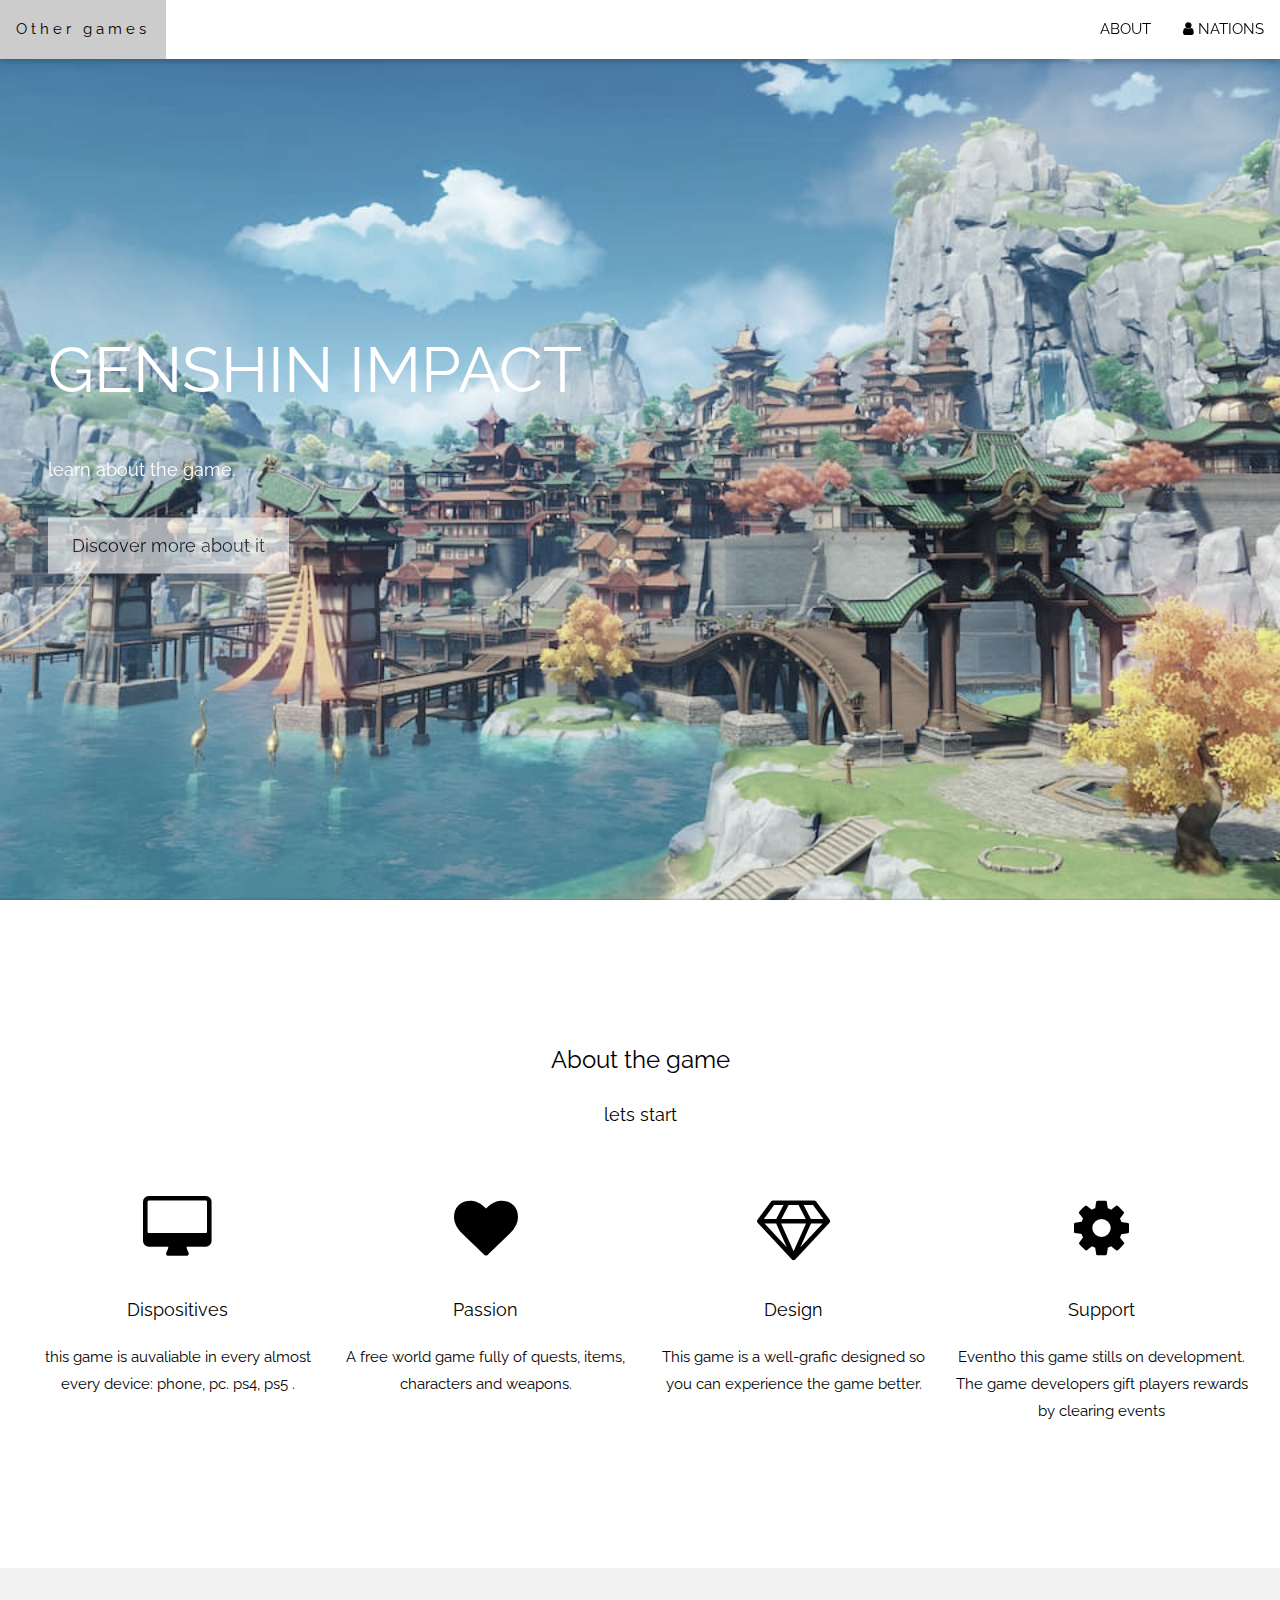
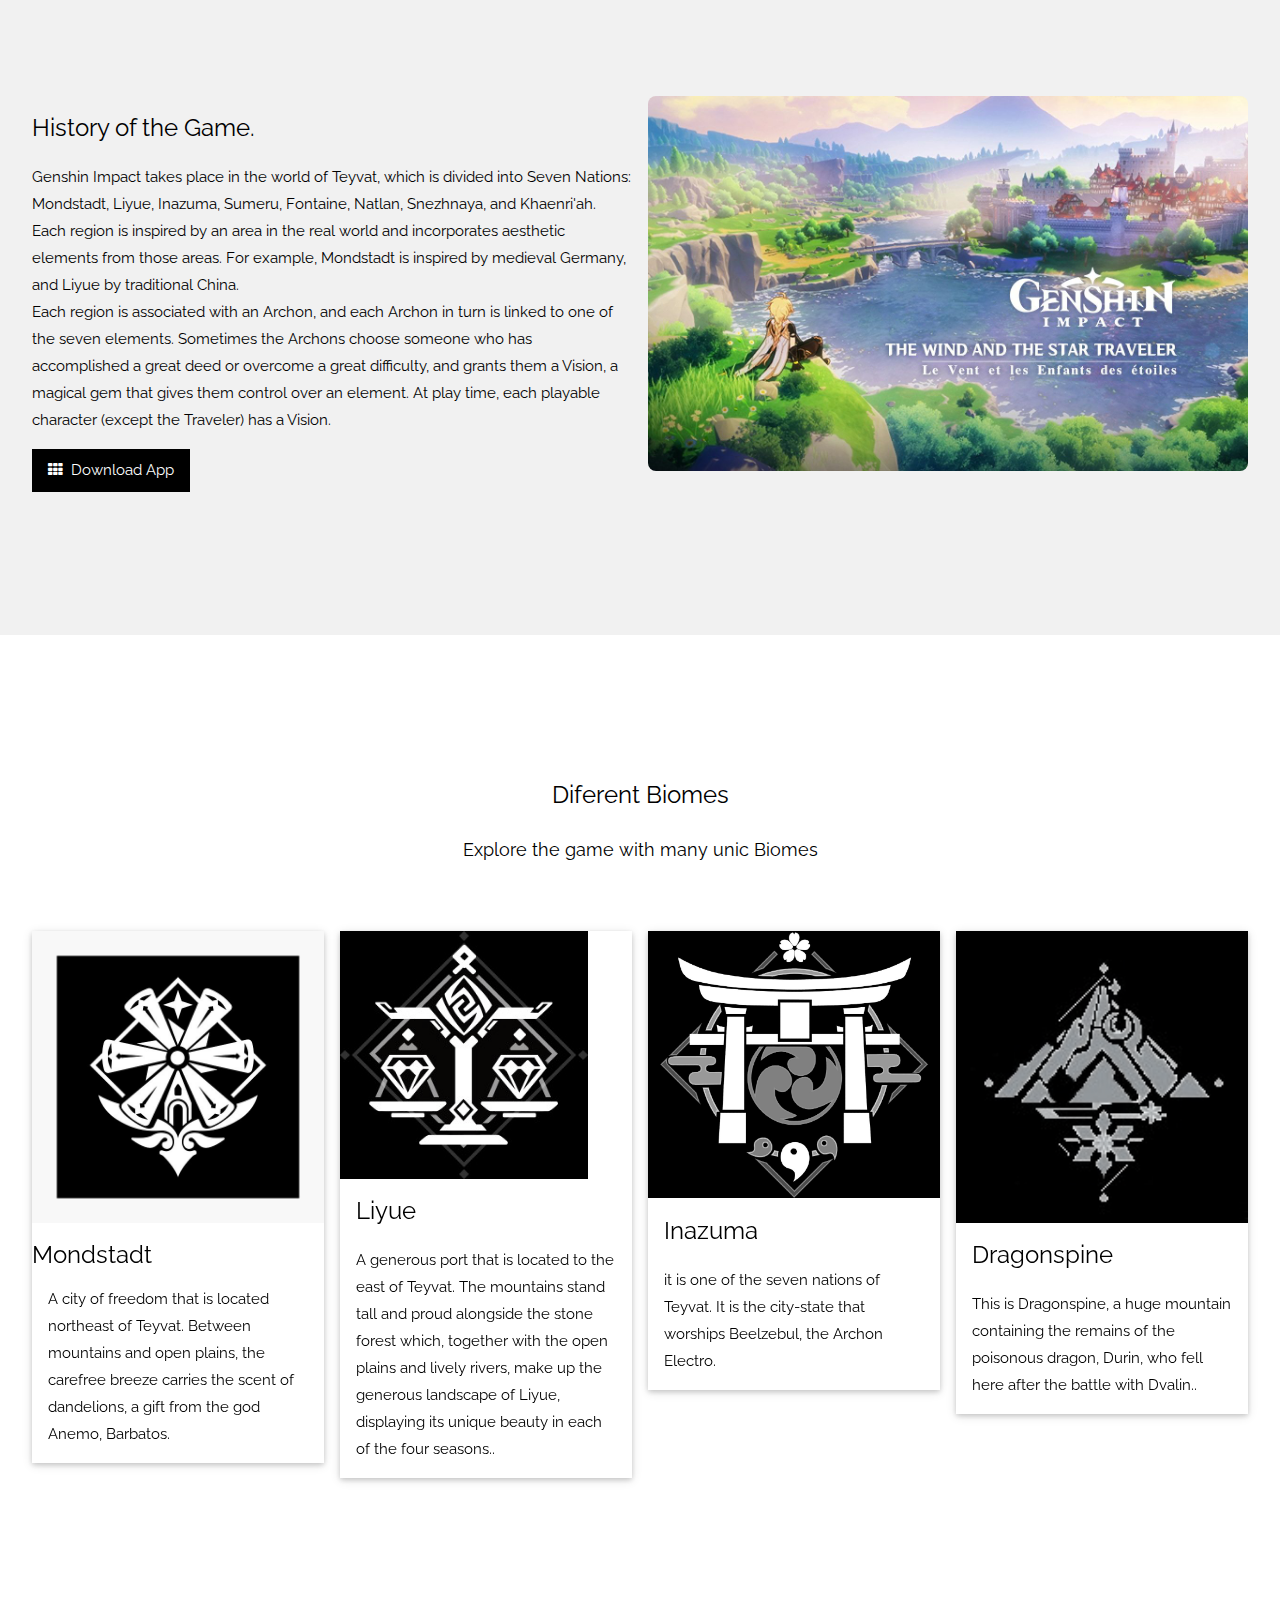
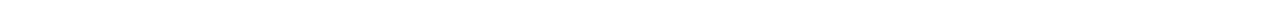
<file: secundaria05.html>
<!DOCTYPE html>
<html>
<title>About Genshin Impact</title>
<meta charset="UTF-8">
<meta name="viewport" content="width=device-width, initial-scale=1">
<link rel="stylesheet" href="hojasdeestilo/style.css">
<link rel="stylesheet" href="https://fonts.googleapis.com/css?family=Raleway">
<link rel="stylesheet" href="https://cdnjs.cloudflare.com/ajax/libs/font-awesome/4.7.0/css/font-awesome.min.css">
<style>
body,h1,h2,h3,h4,h5,h6 {font-family: "Raleway", sans-serif}

body, html {
  height: 100%;
  line-height: 1.8;
}

/* Full height image header */
.bgimg-1 {
  background-position: center;
  background-size: cover;
  background-image: url("imagenes/mac.jpg");
  min-height: 100%;
}

.w3-bar .w3-button {
  padding: 16px;
}
</style>
<body>

<!-- Navbar (sit on top) -->
<div class="w3-top">
  <div class="w3-bar w3-white w3-card" id="myNavbar">
    <a href="index.html" class="w3-bar-item w3-button w3-wide">Other games</a>
    <!-- Right-sided navbar links -->
    <div class="w3-right w3-hide-small">
      <a href="#about" class="w3-bar-item w3-button">ABOUT</a>
      <a href="#team" class="w3-bar-item w3-button"><i class="fa fa-user"></i> NATIONS	</a>
    </div>
    <!-- Hide right-floated links on small screens and replace them with a menu icon -->

    <a href="javascript:void(0)" class="w3-bar-item w3-button w3-right w3-hide-large w3-hide-medium" onclick="w3_open()">
      <i class="fa fa-bars"></i>
    </a>
  </div>
</div>

<!-- Sidebar on small screens when clicking the menu icon -->
<nav class="w3-sidebar w3-bar-block w3-black w3-card w3-animate-left w3-hide-medium w3-hide-large" style="display:none" id="mySidebar">
  <a href="javascript:void(0)" onclick="w3_close()" class="w3-bar-item w3-button w3-large w3-padding-16">Close ×</a>
  <a href="#about" onclick="w3_close()" class="w3-bar-item w3-button">ABOUT</a>
  <a href="#team" onclick="w3_close()" class="w3-bar-item w3-button">TEAM</a>
  <a href="#work" onclick="w3_close()" class="w3-bar-item w3-button">WORK</a>
  <a href="#pricing" onclick="w3_close()" class="w3-bar-item w3-button">PRICING</a>
  <a href="#contact" onclick="w3_close()" class="w3-bar-item w3-button">CONTACT</a>
</nav>

<!-- Header with full-height image -->
<header class="bgimg-1 w3-display-container w3-grayscale-min" id="home">
  <div class="w3-display-left w3-text-white" style="padding:48px">
    <span class="w3-jumbo w3-hide-small">GENSHIN IMPACT</span><br>
    <span class="w3-xxlarge w3-hide-large w3-hide-medium">Genshin impact</span><br>
    <span class="w3-large">learn about the game.</span>
    <p><a href="#about" class="w3-button w3-white w3-padding-large w3-large w3-margin-top w3-opacity w3-hover-opacity-off">Discover more about it</a></p>
  </div> 
  <div class="w3-display-bottomleft w3-text-grey w3-large" style="padding:24px 48px">
   
  </div>
</header>

<!-- About Section -->
<div class="w3-container" style="padding:128px 16px" id="about">
  <h3 class="w3-center">About the game</h3>
  <p class="w3-center w3-large">lets start</p>
  <div class="w3-row-padding w3-center" style="margin-top:64px">
    <div class="w3-quarter">
      <i class="fa fa-desktop w3-margin-bottom w3-jumbo w3-center"></i>
      <p class="w3-large">Dispositives</p>
      <p>this game is auvaliable in every almost every device: phone, pc. ps4, ps5 .</p>
    </div>
    <div class="w3-quarter">
      <i class="fa fa-heart w3-margin-bottom w3-jumbo"></i>
      <p class="w3-large">Passion</p>
      <p>A free world game fully of quests, items, characters and weapons.</p>
    </div>
    <div class="w3-quarter">
      <i class="fa fa-diamond w3-margin-bottom w3-jumbo"></i>
      <p class="w3-large">Design</p>
      <p>This game is a well-grafic designed so you can experience the game better.</p>
    </div>
    <div class="w3-quarter">
      <i class="fa fa-cog w3-margin-bottom w3-jumbo"></i>
      <p class="w3-large">Support</p>
      <p>Eventho this game stills on development. The game developers gift players rewards by clearing events</p>
    </div>
  </div>
</div>

<!-- Promo Section - "We know design" -->
<div class="w3-container w3-light-grey" style="padding:128px 16px">
  <div class="w3-row-padding">
    <div class="w3-col m6">
      <h3>History of the Game.</h3>
      <p> Genshin Impact takes place in the world of Teyvat, which is divided into Seven Nations: Mondstadt, Liyue, Inazuma, Sumeru, Fontaine, Natlan, Snezhnaya, and Khaenri'ah. Each region is inspired by an area in the real world and incorporates aesthetic elements from those areas. For example, Mondstadt is inspired by medieval Germany, and Liyue by traditional China.<br>
Each region is associated with an Archon, and each Archon in turn is linked to one of the seven elements. Sometimes the Archons choose someone who has accomplished a great deed or overcome a great difficulty, and grants them a Vision, a magical gem that gives them control over an element. At play time, each playable character (except the Traveler) has a Vision.

      <p><a href="https://genshin.hoyoverse.com/es/download" class="w3-button w3-black"><i class="fa fa-th"> </i> Download App</a></p>
    </div>
    <div class="w3-col m6">
      <img class="w3-image w3-round-large" src="imagenes/phone_buildings.jpg" alt="Buildings" width="700" height="394">
    </div>
  </div>
</div>

<!-- Team Section -->
<div class="w3-container" style="padding:128px 16px" id="team">
  <h3 class="w3-center">Diferent Biomes</h3>
  <p class="w3-center w3-large">Explore the game with many unic Biomes</p>
  <div class="w3-row-padding w3-grayscale" style="margin-top:64px">
    <div class="w3-col l3 m6 w3-margin-bottom">
      <div class="w3-card">
        <img src="imagenes/team2.jpg" alt="John" style="width:100%">
          <h3>Mondstadt</h3>
        <div class="w3-container"
          <p>A city of freedom that is located northeast of Teyvat. Between mountains and open plains, the carefree breeze carries the scent of dandelions, a gift from the god Anemo, Barbatos.</p>
        </div>
      </div>
    </div>
    <div class="w3-col l3 m6 w3-margin-bottom">
      <div class="w3-card">
        <img src="imagenes/team1.jpg" alt="Jane" style="width:85%">
        <div class="w3-container">
          <h3>Liyue</h3>
          <p>A generous port that is located to the east of Teyvat. The mountains stand tall and proud alongside the stone forest which, together with the open plains and lively rivers, make up the generous landscape of Liyue, displaying its unique beauty in each of the four seasons..</p>
        </div>
      </div>
    </div>
    <div class="w3-col l3 m6 w3-margin-bottom">
      <div class="w3-card">
        <img src="imagenes/team3.jpg" alt="Mike" style="width:100%">
        <div class="w3-container">
          <h3>Inazuma</h3>
          <p>it is one of the seven nations of Teyvat. It is the city-state that worships Beelzebul, the Archon Electro.</p>
        </div>
      </div>
    </div>
    <div class="w3-col l3 m6 w3-margin-bottom">
      <div class="w3-card">
        <img src="imagenes/team4.jpg" alt="Dan" style="width:100%">
        <div class="w3-container">
          <h3>Dragonspine</h3>
          <p>This is Dragonspine, a huge mountain containing the remains of the poisonous dragon, Durin, who fell here after the battle with Dvalin..</p>
        </div>
      </div>
    </div>
  </div>
</div>
</file>
<file: hojasdeestilo/style.css>
/* W3.CSS 4.15 December 2020 by Jan Egil and Borge Refsnes */
html{box-sizing:border-box}*,*:before,*:after{box-sizing:inherit}
/* Extract from normalize.css by Nicolas Gallagher and Jonathan Neal git.io/normalize */
html{-ms-text-size-adjust:100%;-webkit-text-size-adjust:100%}body{margin:0}
article,aside,details,figcaption,figure,footer,header,main,menu,nav,section{display:block}summary{display:list-item}
audio,canvas,progress,video{display:inline-block}progress{vertical-align:baseline}
audio:not([controls]){display:none;height:0}[hidden],template{display:none}
a{background-color:transparent}a:active,a:hover{outline-width:0}
abbr[title]{border-bottom:none;text-decoration:underline;text-decoration:underline dotted}
b,strong{font-weight:bolder}dfn{font-style:italic}mark{background:#ff0;color:#000}
small{font-size:80%}sub,sup{font-size:75%;line-height:0;position:relative;vertical-align:baseline}
sub{bottom:-0.25em}sup{top:-0.5em}figure{margin:1em 40px}img{border-style:none}
code,kbd,pre,samp{font-family:monospace,monospace;font-size:1em}hr{box-sizing:content-box;height:0;overflow:visible}
button,input,select,textarea,optgroup{font:inherit;margin:0}optgroup{font-weight:bold}
button,input{overflow:visible}button,select{text-transform:none}
button,[type=button],[type=reset],[type=submit]{-webkit-appearance:button}
button::-moz-focus-inner,[type=button]::-moz-focus-inner,[type=reset]::-moz-focus-inner,[type=submit]::-moz-focus-inner{border-style:none;padding:0}
button:-moz-focusring,[type=button]:-moz-focusring,[type=reset]:-moz-focusring,[type=submit]:-moz-focusring{outline:1px dotted ButtonText}
fieldset{border:1px solid #c0c0c0;margin:0 2px;padding:.35em .625em .75em}
legend{color:inherit;display:table;max-width:100%;padding:0;white-space:normal}textarea{overflow:auto}
[type=checkbox],[type=radio]{padding:0}
[type=number]::-webkit-inner-spin-button,[type=number]::-webkit-outer-spin-button{height:auto}
[type=search]{-webkit-appearance:textfield;outline-offset:-2px}
[type=search]::-webkit-search-decoration{-webkit-appearance:none}
::-webkit-file-upload-button{-webkit-appearance:button;font:inherit}
/* End extract */
html,body{font-family:Verdana,sans-serif;font-size:15px;line-height:1.5}html{overflow-x:hidden}
h1{font-size:36px}h2{font-size:30px}h3{font-size:24px}h4{font-size:20px}h5{font-size:18px}h6{font-size:16px}
.w3-serif{font-family:serif}.w3-sans-serif{font-family:sans-serif}.w3-cursive{font-family:cursive}.w3-monospace{font-family:monospace}
h1,h2,h3,h4,h5,h6{font-family:"Segoe UI",Arial,sans-serif;font-weight:400;margin:10px 0}.w3-wide{letter-spacing:4px}
hr{border:0;border-top:1px solid #eee;margin:20px 0}
.w3-image{max-width:100%;height:auto}img{vertical-align:middle}a{color:inherit}
.w3-table,.w3-table-all{border-collapse:collapse;border-spacing:0;width:100%;display:table}.w3-table-all{border:1px solid #ccc}
.w3-bordered tr,.w3-table-all tr{border-bottom:1px solid #ddd}.w3-striped tbody tr:nth-child(even){background-color:#f1f1f1}
.w3-table-all tr:nth-child(odd){background-color:#fff}.w3-table-all tr:nth-child(even){background-color:#f1f1f1}
.w3-hoverable tbody tr:hover,.w3-ul.w3-hoverable li:hover{background-color:#ccc}.w3-centered tr th,.w3-centered tr td{text-align:center}
.w3-table td,.w3-table th,.w3-table-all td,.w3-table-all th{padding:8px 8px;display:table-cell;text-align:left;vertical-align:top}
.w3-table th:first-child,.w3-table td:first-child,.w3-table-all th:first-child,.w3-table-all td:first-child{padding-left:16px}
.w3-btn,.w3-button{border:none;display:inline-block;padding:8px 16px;vertical-align:middle;overflow:hidden;text-decoration:none;color:inherit;background-color:inherit;text-align:center;cursor:pointer;white-space:nowrap}
.w3-btn:hover{box-shadow:0 8px 16px 0 rgba(0,0,0,0.2),0 6px 20px 0 rgba(0,0,0,0.19)}
.w3-btn,.w3-button{-webkit-touch-callout:none;-webkit-user-select:none;-khtml-user-select:none;-moz-user-select:none;-ms-user-select:none;user-select:none}   
.w3-disabled,.w3-btn:disabled,.w3-button:disabled{cursor:not-allowed;opacity:0.3}.w3-disabled *,:disabled *{pointer-events:none}
.w3-btn.w3-disabled:hover,.w3-btn:disabled:hover{box-shadow:none}
.w3-badge,.w3-tag{background-color:#000;color:#fff;display:inline-block;padding-left:8px;padding-right:8px;text-align:center}.w3-badge{border-radius:50%}
.w3-ul{list-style-type:none;padding:0;margin:0}.w3-ul li{padding:8px 16px;border-bottom:1px solid #ddd}.w3-ul li:last-child{border-bottom:none}
.w3-tooltip,.w3-display-container{position:relative}.w3-tooltip .w3-text{display:none}.w3-tooltip:hover .w3-text{display:inline-block}
.w3-ripple:active{opacity:0.5}.w3-ripple{transition:opacity 0s}
.w3-input{padding:8px;display:block;border:none;border-bottom:1px solid #ccc;width:100%}
.w3-select{padding:9px 0;width:100%;border:none;border-bottom:1px solid #ccc}
.w3-dropdown-click,.w3-dropdown-hover{position:relative;display:inline-block;cursor:pointer}
.w3-dropdown-hover:hover .w3-dropdown-content{display:block}
.w3-dropdown-hover:first-child,.w3-dropdown-click:hover{background-color:#ccc;color:#000}
.w3-dropdown-hover:hover > .w3-button:first-child,.w3-dropdown-click:hover > .w3-button:first-child{background-color:#ccc;color:#000}
.w3-dropdown-content{cursor:auto;color:#000;background-color:#fff;display:none;position:absolute;min-width:160px;margin:0;padding:0;z-index:1}
.w3-check,.w3-radio{width:24px;height:24px;position:relative;top:6px}
.w3-sidebar{height:100%;width:200px;background-color:#fff;position:fixed!important;z-index:1;overflow:auto}
.w3-bar-block .w3-dropdown-hover,.w3-bar-block .w3-dropdown-click{width:100%}
.w3-bar-block .w3-dropdown-hover .w3-dropdown-content,.w3-bar-block .w3-dropdown-click .w3-dropdown-content{min-width:100%}
.w3-bar-block .w3-dropdown-hover .w3-button,.w3-bar-block .w3-dropdown-click .w3-button{width:100%;text-align:left;padding:8px 16px}
.w3-main,#main{transition:margin-left .4s}
.w3-modal{z-index:3;display:none;padding-top:100px;position:fixed;left:0;top:0;width:100%;height:100%;overflow:auto;background-color:rgb(0,0,0);background-color:rgba(0,0,0,0.4)}
.w3-modal-content{margin:auto;background-color:#fff;position:relative;padding:0;outline:0;width:600px}
.w3-bar{width:100%;overflow:hidden}.w3-center .w3-bar{display:inline-block;width:auto}
.w3-bar .w3-bar-item{padding:8px 16px;float:left;width:auto;border:none;display:block;outline:0}
.w3-bar .w3-dropdown-hover,.w3-bar .w3-dropdown-click{position:static;float:left}
.w3-bar .w3-button{white-space:normal}
.w3-bar-block .w3-bar-item{width:100%;display:block;padding:8px 16px;text-align:left;border:none;white-space:normal;float:none;outline:0}
.w3-bar-block.w3-center .w3-bar-item{text-align:center}.w3-block{display:block;width:100%}
.w3-responsive{display:block;overflow-x:auto}
.w3-container:after,.w3-container:before,.w3-panel:after,.w3-panel:before,.w3-row:after,.w3-row:before,.w3-row-padding:after,.w3-row-padding:before,
.w3-cell-row:before,.w3-cell-row:after,.w3-clear:after,.w3-clear:before,.w3-bar:before,.w3-bar:after{content:"";display:table;clear:both}
.w3-col,.w3-half,.w3-third,.w3-twothird,.w3-threequarter,.w3-quarter{float:left;width:100%}
.w3-col.s1{width:8.33333%}.w3-col.s2{width:16.66666%}.w3-col.s3{width:24.99999%}.w3-col.s4{width:33.33333%}
.w3-col.s5{width:41.66666%}.w3-col.s6{width:49.99999%}.w3-col.s7{width:58.33333%}.w3-col.s8{width:66.66666%}
.w3-col.s9{width:74.99999%}.w3-col.s10{width:83.33333%}.w3-col.s11{width:91.66666%}.w3-col.s12{width:99.99999%}
@media (min-width:601px){.w3-col.m1{width:8.33333%}.w3-col.m2{width:16.66666%}.w3-col.m3,.w3-quarter{width:24.99999%}.w3-col.m4,.w3-third{width:33.33333%}
.w3-col.m5{width:41.66666%}.w3-col.m6,.w3-half{width:49.99999%}.w3-col.m7{width:58.33333%}.w3-col.m8,.w3-twothird{width:66.66666%}
.w3-col.m9,.w3-threequarter{width:74.99999%}.w3-col.m10{width:83.33333%}.w3-col.m11{width:91.66666%}.w3-col.m12{width:99.99999%}}
@media (min-width:993px){.w3-col.l1{width:8.33333%}.w3-col.l2{width:16.66666%}.w3-col.l3{width:24.99999%}.w3-col.l4{width:33.33333%}
.w3-col.l5{width:41.66666%}.w3-col.l6{width:49.99999%}.w3-col.l7{width:58.33333%}.w3-col.l8{width:66.66666%}
.w3-col.l9{width:74.99999%}.w3-col.l10{width:83.33333%}.w3-col.l11{width:91.66666%}.w3-col.l12{width:99.99999%}}
.w3-rest{overflow:hidden}.w3-stretch{margin-left:-16px;margin-right:-16px}
.w3-content,.w3-auto{margin-left:auto;margin-right:auto}.w3-content{max-width:980px}.w3-auto{max-width:1140px}
.w3-cell-row{display:table;width:100%}.w3-cell{display:table-cell}
.w3-cell-top{vertical-align:top}.w3-cell-middle{vertical-align:middle}.w3-cell-bottom{vertical-align:bottom}
.w3-hide{display:none!important}.w3-show-block,.w3-show{display:block!important}.w3-show-inline-block{display:inline-block!important}
@media (max-width:1205px){.w3-auto{max-width:95%}}
@media (max-width:600px){.w3-modal-content{margin:0 10px;width:auto!important}.w3-modal{padding-top:30px}
.w3-dropdown-hover.w3-mobile .w3-dropdown-content,.w3-dropdown-click.w3-mobile .w3-dropdown-content{position:relative}	
.w3-hide-small{display:none!important}.w3-mobile{display:block;width:100%!important}.w3-bar-item.w3-mobile,.w3-dropdown-hover.w3-mobile,.w3-dropdown-click.w3-mobile{text-align:center}
.w3-dropdown-hover.w3-mobile,.w3-dropdown-hover.w3-mobile .w3-btn,.w3-dropdown-hover.w3-mobile .w3-button,.w3-dropdown-click.w3-mobile,.w3-dropdown-click.w3-mobile .w3-btn,.w3-dropdown-click.w3-mobile .w3-button{width:100%}}
@media (max-width:768px){.w3-modal-content{width:500px}.w3-modal{padding-top:50px}}
@media (min-width:993px){.w3-modal-content{width:900px}.w3-hide-large{display:none!important}.w3-sidebar.w3-collapse{display:block!important}}
@media (max-width:992px) and (min-width:601px){.w3-hide-medium{display:none!important}}
@media (max-width:992px){.w3-sidebar.w3-collapse{display:none}.w3-main{margin-left:0!important;margin-right:0!important}.w3-auto{max-width:100%}}
.w3-top,.w3-bottom{position:fixed;width:100%;z-index:1}.w3-top{top:0}.w3-bottom{bottom:0}
.w3-overlay{position:fixed;display:none;width:100%;height:100%;top:0;left:0;right:0;bottom:0;background-color:rgba(0,0,0,0.5);z-index:2}
.w3-display-topleft{position:absolute;left:0;top:0}.w3-display-topright{position:absolute;right:0;top:0}
.w3-display-middledisplay-bottomleft{position:absolute;left:0;bottom:0}.w3-display-bottomright{position:absolute;right:0;bottom:0}
.w3-display-bottomleft{position:absolute;top:50%;left:50%;transform:translate(-50%,-50%);-ms-transform:translate(-50%,-50%)}
.w3-display-left{position:absolute;top:50%;left:0%;transform:translate(0%,-50%);-ms-transform:translate(-0%,-50%)}
.w3-display-right{position:absolute;top:50%;right:0%;transform:translate(0%,-50%);-ms-transform:translate(0%,-50%)}
.w3-display-topmiddle{position:absolute;left:50%;top:0;transform:translate(-50%,0%);-ms-transform:translate(-50%,0%)}
.w3-display-bottommiddle{position:absolute;left:50%;bottom:0;transform:translate(-50%,0%);-ms-transform:translate(-50%,0%)}
.w3-display-container:hover .w3-display-hover{display:block}.w3-display-container:hover span.w3-display-hover{display:inline-block}.w3-display-hover{display:none}
.w3-display-position{position:absolute}
.w3-circle{border-radius:50%}
.w3-round-small{border-radius:2px}.w3-round,.w3-round-medium{border-radius:4px}.w3-round-large{border-radius:8px}.w3-round-xlarge{border-radius:16px}.w3-round-xxlarge{border-radius:32px}
.w3-row-padding,.w3-row-padding>.w3-half,.w3-row-padding>.w3-third,.w3-row-padding>.w3-twothird,.w3-row-padding>.w3-threequarter,.w3-row-padding>.w3-quarter,.w3-row-padding>.w3-col{padding:0 8px}
.w3-container,.w3-panel{padding:0.01em 16px}.w3-panel{margin-top:16px;margin-bottom:16px}
.w3-code,.w3-codespan{font-family:Consolas,"courier new";font-size:16px}
.w3-code{width:auto;background-color:#fff;padding:8px 12px;border-left:4px solid #4CAF50;word-wrap:break-word}
.w3-codespan{color:crimson;background-color:#f1f1f1;padding-left:4px;padding-right:4px;font-size:110%}
.w3-card,.w3-card-2{box-shadow:0 2px 5px 0 rgba(0,0,0,0.16),0 2px 10px 0 rgba(0,0,0,0.12)}
.w3-card-4,.w3-hover-shadow:hover{box-shadow:0 4px 10px 0 rgba(0,0,0,0.2),0 4px 20px 0 rgba(0,0,0,0.19)}
.w3-spin{animation:w3-spin 2s infinite linear}@keyframes w3-spin{0%{transform:rotate(0deg)}100%{transform:rotate(359deg)}}
.w3-animate-fading{animation:fading 10s infinite}@keyframes fading{0%{opacity:0}50%{opacity:1}100%{opacity:0}}
.w3-animate-opacity{animation:opac 0.8s}@keyframes opac{from{opacity:0} to{opacity:1}}
.w3-animate-top{position:relative;animation:animatetop 0.4s}@keyframes animatetop{from{top:-300px;opacity:0} to{top:0;opacity:1}}
.w3-animate-left{position:relative;animation:animateleft 0.4s}@keyframes animateleft{from{left:-300px;opacity:0} to{left:0;opacity:1}}
.w3-animate-right{position:relative;animation:animateright 0.4s}@keyframes animateright{from{right:-300px;opacity:0} to{right:0;opacity:1}}
.w3-animate-bottom{position:relative;animation:animatebottom 0.4s}@keyframes animatebottom{from{bottom:-300px;opacity:0} to{bottom:0;opacity:1}}
.w3-animate-zoom {animation:animatezoom 0.6s}@keyframes animatezoom{from{transform:scale(0)} to{transform:scale(1)}}
.w3-animate-input{transition:width 0.4s ease-in-out}.w3-animate-input:focus{width:100%!important}
.w3-opacity,.w3-hover-opacity:hover{opacity:0.60}.w3-opacity-off,.w3-hover-opacity-off:hover{opacity:1}
.w3-opacity-max{opacity:0.25}.w3-opacity-min{opacity:0.75}
.w3-greyscale-max,.w3-grayscale-max,.w3-hover-greyscale:hover,.w3-hover-grayscale:hover{filter:grayscale(100%)}
.w3-greyscale,.w3-grayscale{filter:grayscale(75%)}.w3-greyscale-min,.w3-grayscale-min{filter:grayscale(50%)}
.w3-sepia{filter:sepia(75%)}.w3-sepia-max,.w3-hover-sepia:hover{filter:sepia(100%)}.w3-sepia-min{filter:sepia(50%)}
.w3-tiny{font-size:10px!important}.w3-small{font-size:12px!important}.w3-medium{font-size:15px!important}.w3-large{font-size:18px!important}
.w3-xlarge{font-size:24px!important}.w3-xxlarge{font-size:36px!important}.w3-xxxlarge{font-size:48px!important}.w3-jumbo{font-size:64px!important}
.w3-left-align{text-align:left!important}.w3-right-align{text-align:right!important}.w3-justify{text-align:justify!important}.w3-center{text-align:center!important}
.w3-border-0{border:0!important}.w3-border{border:1px solid #ccc!important}
.w3-border-top{border-top:1px solid #ccc!important}.w3-border-bottom{border-bottom:1px solid #ccc!important}
.w3-border-left{border-left:1px solid #ccc!important}.w3-border-right{border-right:1px solid #ccc!important}
.w3-topbar{border-top:6px solid #ccc!important}.w3-bottombar{border-bottom:6px solid #ccc!important}
.w3-leftbar{border-left:6px solid #ccc!important}.w3-rightbar{border-right:6px solid #ccc!important}
.w3-section,.w3-code{margin-top:16px!important;margin-bottom:16px!important}
.w3-margin{margin:16px!important}.w3-margin-top{margin-top:16px!important}.w3-margin-bottom{margin-bottom:16px!important}
.w3-margin-left{margin-left:16px!important}.w3-margin-right{margin-right:16px!important}
.w3-padding-small{padding:4px 8px!important}.w3-padding{padding:8px 16px!important}.w3-padding-large{padding:12px 24px!important}
.w3-padding-16{padding-top:16px!important;padding-bottom:16px!important}.w3-padding-24{padding-top:24px!important;padding-bottom:24px!important}
.w3-padding-32{padding-top:32px!important;padding-bottom:32px!important}.w3-padding-48{padding-top:48px!important;padding-bottom:48px!important}
.w3-padding-64{padding-top:64px!important;padding-bottom:64px!important}
.w3-padding-top-64{padding-top:64px!important}.w3-padding-top-48{padding-top:48px!important}
.w3-padding-top-32{padding-top:32px!important}.w3-padding-top-24{padding-top:24px!important}
.w3-left{float:left!important}.w3-right{float:right!important}
.w3-button:hover{color:#000!important;background-color:#ccc!important}
.w3-transparent,.w3-hover-none:hover{background-color:transparent!important}
.w3-hover-none:hover{box-shadow:none!important}
/* Colors */
.w3-amber,.w3-hover-amber:hover{color:#000!important;background-color:#ffc107!important}
.w3-aqua,.w3-hover-aqua:hover{color:#000!important;background-color:#00ffff!important}
.w3-blue,.w3-hover-blue:hover{color:#fff!important;background-color:#2196F3!important}
.w3-light-blue,.w3-hover-light-blue:hover{color:#000!important;background-color:#87CEEB!important}
.w3-brown,.w3-hover-brown:hover{color:#fff!important;background-color:#795548!important}
.w3-cyan,.w3-hover-cyan:hover{color:#000!important;background-color:#00bcd4!important}
.w3-blue-grey,.w3-hover-blue-grey:hover,.w3-blue-gray,.w3-hover-blue-gray:hover{color:#fff!important;background-color:#607d8b!important}
.w3-green,.w3-hover-green:hover{color:#fff!important;background-color:#4CAF50!important}
.w3-light-green,.w3-hover-light-green:hover{color:#000!important;background-color:#8bc34a!important}
.w3-indigo,.w3-hover-indigo:hover{color:#fff!important;background-color:#3f51b5!important}
.w3-khaki,.w3-hover-khaki:hover{color:#000!important;background-color:#f0e68c!important}
.w3-lime,.w3-hover-lime:hover{color:#000!important;background-color:#cddc39!important}
.w3-orange,.w3-hover-orange:hover{color:#000!important;background-color:#ff9800!important}
.w3-deep-orange,.w3-hover-deep-orange:hover{color:#fff!important;background-color:#ff5722!important}
.w3-pink,.w3-hover-pink:hover{color:#fff!important;background-color:#e91e63!important}
.w3-purple,.w3-hover-purple:hover{color:#fff!important;background-color:#9c27b0!important}
.w3-deep-purple,.w3-hover-deep-purple:hover{color:#fff!important;background-color:#673ab7!important}
.w3-red,.w3-hover-red:hover{color:#fff!important;background-color:#f44336!important}
.w3-sand,.w3-hover-sand:hover{color:#000!important;background-color:#fdf5e6!important}
.w3-teal,.w3-hover-teal:hover{color:#fff!important;background-color:#009688!important}
.w3-yellow,.w3-hover-yellow:hover{color:#000!important;background-color:#ffeb3b!important}
.w3-white,.w3-hover-white:hover{color:#000!important;background-color:#fff!important}
.w3-black,.w3-hover-black:hover{color:#fff!important;background-color:#000!important}
.w3-grey,.w3-hover-grey:hover,.w3-gray,.w3-hover-gray:hover{color:#000!important;background-color:#9e9e9e!important}
.w3-light-grey,.w3-hover-light-grey:hover,.w3-light-gray,.w3-hover-light-gray:hover{color:#000!important;background-color:#f1f1f1!important}
.w3-dark-grey,.w3-hover-dark-grey:hover,.w3-dark-gray,.w3-hover-dark-gray:hover{color:#fff!important;background-color:#616161!important}
.w3-pale-red,.w3-hover-pale-red:hover{color:#000!important;background-color:#ffdddd!important}
.w3-pale-green,.w3-hover-pale-green:hover{color:#000!important;background-color:#ddffdd!important}
.w3-pale-yellow,.w3-hover-pale-yellow:hover{color:#000!important;background-color:#ffffcc!important}
.w3-pale-blue,.w3-hover-pale-blue:hover{color:#000!important;background-color:#ddffff!important}
.w3-text-amber,.w3-hover-text-amber:hover{color:#ffc107!important}
.w3-text-aqua,.w3-hover-text-aqua:hover{color:#00ffff!important}
.w3-text-blue,.w3-hover-text-blue:hover{color:#2196F3!important}
.w3-text-light-blue,.w3-hover-text-light-blue:hover{color:#87CEEB!important}
.w3-text-brown,.w3-hover-text-brown:hover{color:#795548!important}
.w3-text-cyan,.w3-hover-text-cyan:hover{color:#00bcd4!important}
.w3-text-blue-grey,.w3-hover-text-blue-grey:hover,.w3-text-blue-gray,.w3-hover-text-blue-gray:hover{color:#607d8b!important}
.w3-text-green,.w3-hover-text-green:hover{color:#4CAF50!important}
.w3-text-light-green,.w3-hover-text-light-green:hover{color:#8bc34a!important}
.w3-text-indigo,.w3-hover-text-indigo:hover{color:#3f51b5!important}
.w3-text-khaki,.w3-hover-text-khaki:hover{color:#b4aa50!important}
.w3-text-lime,.w3-hover-text-lime:hover{color:#cddc39!important}
.w3-text-orange,.w3-hover-text-orange:hover{color:#ff9800!important}
.w3-text-deep-orange,.w3-hover-text-deep-orange:hover{color:#ff5722!important}
.w3-text-pink,.w3-hover-text-pink:hover{color:#e91e63!important}
.w3-text-purple,.w3-hover-text-purple:hover{color:#9c27b0!important}
.w3-text-deep-purple,.w3-hover-text-deep-purple:hover{color:#673ab7!important}
.w3-text-red,.w3-hover-text-red:hover{color:#f44336!important}
.w3-text-sand,.w3-hover-text-sand:hover{color:#fdf5e6!important}
.w3-text-teal,.w3-hover-text-teal:hover{color:#009688!important}
.w3-text-yellow,.w3-hover-text-yellow:hover{color:#d2be0e!important}
.w3-text-white,.w3-hover-text-white:hover{color:#fff!important}
.w3-text-black,.w3-hover-text-black:hover{color:#000!important}
.w3-text-grey,.w3-hover-text-grey:hover,.w3-text-gray,.w3-hover-text-gray:hover{color:#757575!important}
.w3-text-light-grey,.w3-hover-text-light-grey:hover,.w3-text-light-gray,.w3-hover-text-light-gray:hover{color:#f1f1f1!important}
.w3-text-dark-grey,.w3-hover-text-dark-grey:hover,.w3-text-dark-gray,.w3-hover-text-dark-gray:hover{color:#3a3a3a!important}
.w3-border-amber,.w3-hover-border-amber:hover{border-color:#ffc107!important}
.w3-border-aqua,.w3-hover-border-aqua:hover{border-color:#00ffff!important}
.w3-border-blue,.w3-hover-border-blue:hover{border-color:#2196F3!important}
.w3-border-light-blue,.w3-hover-border-light-blue:hover{border-color:#87CEEB!important}
.w3-border-brown,.w3-hover-border-brown:hover{border-color:#795548!important}
.w3-border-cyan,.w3-hover-border-cyan:hover{border-color:#00bcd4!important}
.w3-border-blue-grey,.w3-hover-border-blue-grey:hover,.w3-border-blue-gray,.w3-hover-border-blue-gray:hover{border-color:#607d8b!important}
.w3-border-green,.w3-hover-border-green:hover{border-color:#4CAF50!important}
.w3-border-light-green,.w3-hover-border-light-green:hover{border-color:#8bc34a!important}
.w3-border-indigo,.w3-hover-border-indigo:hover{border-color:#3f51b5!important}
.w3-border-khaki,.w3-hover-border-khaki:hover{border-color:#f0e68c!important}
.w3-border-lime,.w3-hover-border-lime:hover{border-color:#cddc39!important}
.w3-border-orange,.w3-hover-border-orange:hover{border-color:#ff9800!important}
.w3-border-deep-orange,.w3-hover-border-deep-orange:hover{border-color:#ff5722!important}
.w3-border-pink,.w3-hover-border-pink:hover{border-color:#e91e63!important}
.w3-border-purple,.w3-hover-border-purple:hover{border-color:#9c27b0!important}
.w3-border-deep-purple,.w3-hover-border-deep-purple:hover{border-color:#673ab7!important}
.w3-border-red,.w3-hover-border-red:hover{border-color:#f44336!important}
.w3-border-sand,.w3-hover-border-sand:hover{border-color:#fdf5e6!important}
.w3-border-teal,.w3-hover-border-teal:hover{border-color:#009688!important}
.w3-border-yellow,.w3-hover-border-yellow:hover{border-color:#ffeb3b!important}
.w3-border-white,.w3-hover-border-white:hover{border-color:#fff!important}
.w3-border-black,.w3-hover-border-black:hover{border-color:#000!important}
.w3-border-grey,.w3-hover-border-grey:hover,.w3-border-gray,.w3-hover-border-gray:hover{border-color:#9e9e9e!important}
.w3-border-light-grey,.w3-hover-border-light-grey:hover,.w3-border-light-gray,.w3-hover-border-light-gray:hover{border-color:#f1f1f1!important}
.w3-border-dark-grey,.w3-hover-border-dark-grey:hover,.w3-border-dark-gray,.w3-hover-border-dark-gray:hover{border-color:#616161!important}
.w3-border-pale-red,.w3-hover-border-pale-red:hover{border-color:#ffe7e7!important}.w3-border-pale-green,.w3-hover-border-pale-green:hover{border-color:#e7ffe7!important}
.w3-border-pale-yellow,.w3-hover-border-pale-yellow:hover{border-color:#ffffcc!important}.w3-border-pale-blue,.w3-hover-border-pale-blue:hover{border-color:#e7ffff!important}
</file>
